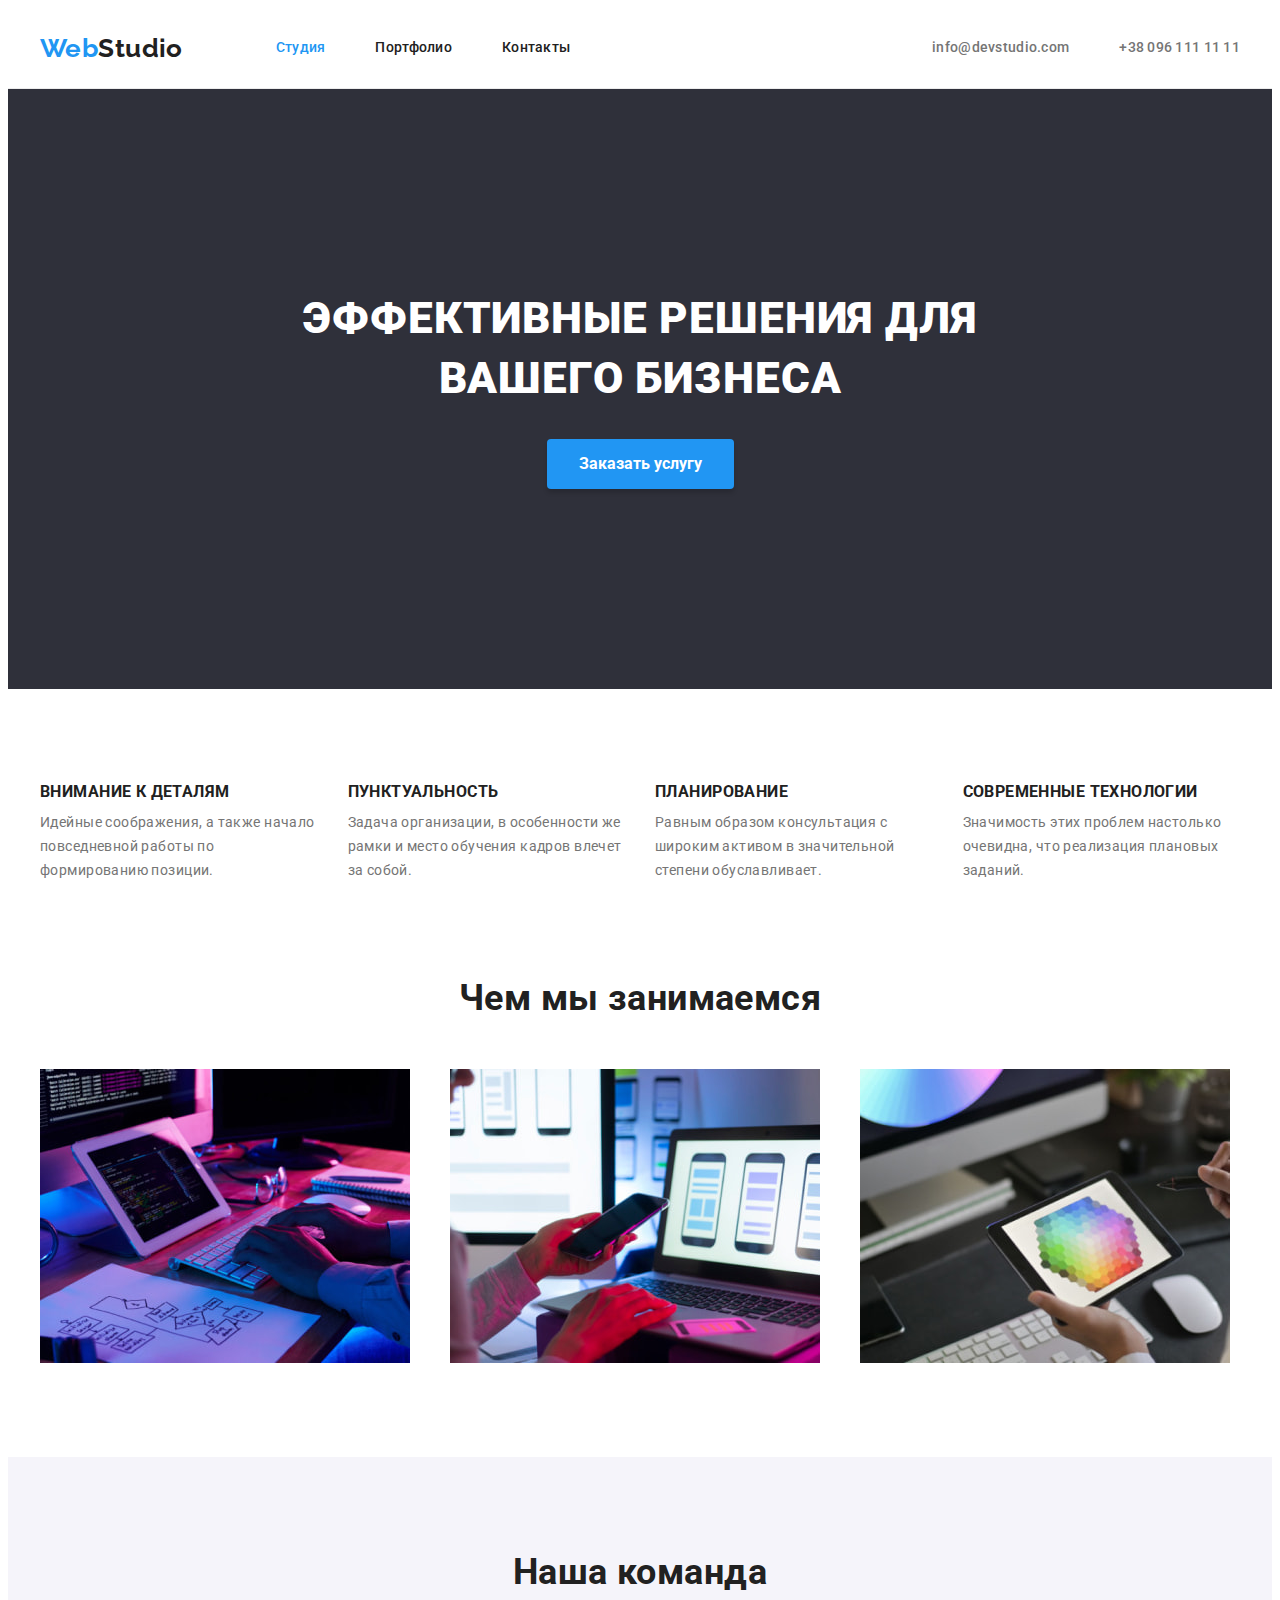
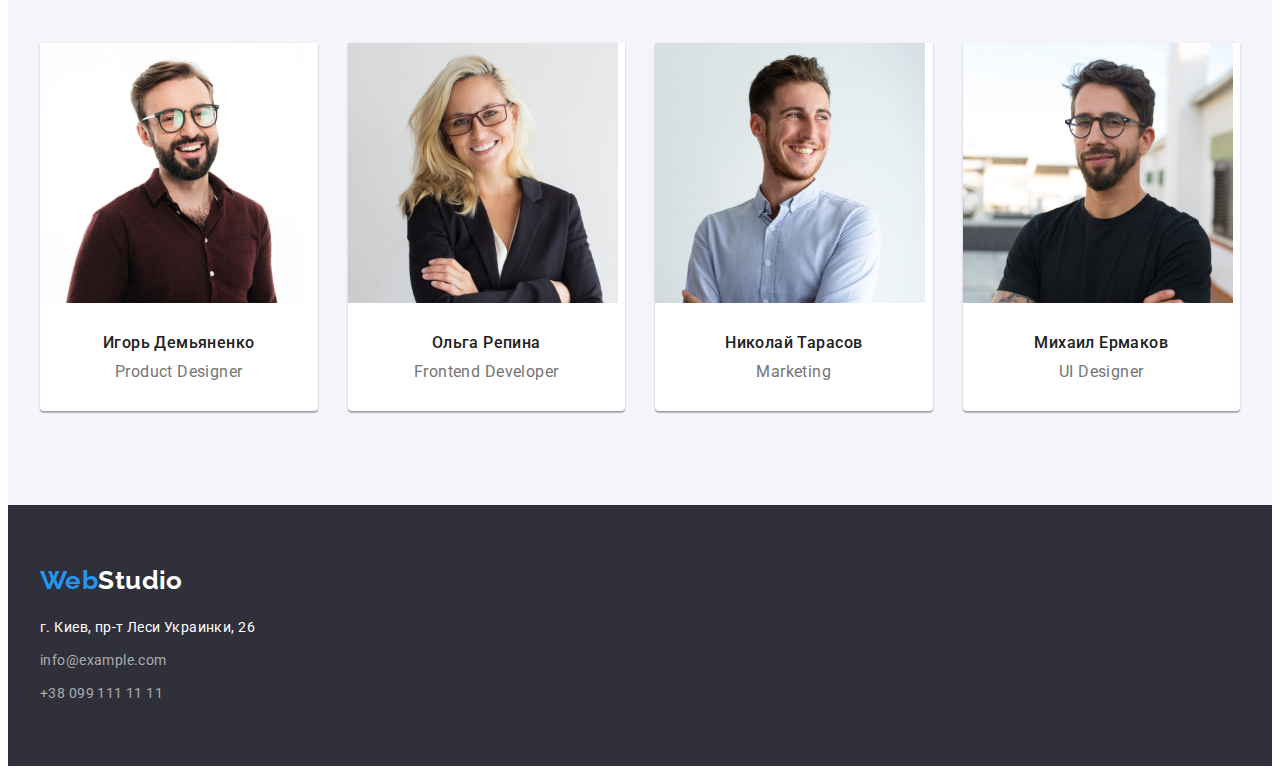
<file: index.html>
<!DOCTYPE html>
<html lang="ru">

<head>
    <meta charset="UTF-8">
    <meta http-equiv="X-UA-Compatible" content="IE=edge">
    <meta name="viewport" content="width=device-width, initial-scale=1.0">
    <title>Web Studio</title>
    <link rel="stylesheet" href="https://cdnjs.cloudflare.com/ajax/libs/modern-normalize/1.1.0/modern-normalize.min.css"
        integrity="sha512-wpPYUAdjBVSE4KJnH1VR1HeZfpl1ub8YT/NKx4PuQ5NmX2tKuGu6U/JRp5y+Y8XG2tV+wKQpNHVUX03MfMFn9Q=="
        crossorigin="anonymous" referrerpolicy="no-referrer" />
    <link rel="preconnect" href="https://fonts.gstatic.com">
    <link href="https://fonts.googleapis.com/css2?family=Raleway:wght@700&family=Roboto:wght@400;500;700;900&display=swap"
        rel="stylesheet">
    <link rel="stylesheet" href="./css/styles.css">
</head>

<body>

    <header class="header">
        <div class="conteiner header-conteiner">
            <nav class="navigation">
                <a href="./index.html" lang="en" class="link-logo link"><span class="logo">Web</span>Studio</a>
                <ul class="nav-list list">
                    <li class="nav-item"><a href="./index.html" class="nav-link active link">Студия</a></li>
                    <li class="nav-item"><a href="./portfolio.html" class="nav-link link">Портфолио</a></li>
                    <li class="nav-item"><a href="" class="nav-link link">Контакты</a></li>
                </ul>
            </nav>
            <ul class="list-contact list">
                <li class="contact-item">
                    <a href="mailto:info@devstudio.com" class="link-contact link">info@devstudio.com</a>
                </li>
                <li class="contact-item">
                    <a href="tel:+380961111111" class="link-contact link">+38 096 111 11 11</a>
                </li>
            </ul>
        </div>
    </header>

    <main>

        <!--HERO-->
        <section class="hero">
            <div class="conteiner">
                <h1 class="hero-title">
                        Эффективные решения для вашего бизнеса
                </h1>
                <button type="button" class="hero-btn button">Заказать услугу</button>
            </div>
        </section>

        <!--FEATURE-->
        <section class="feature-section section">
            <div class="conteiner">
                <h2 hidden>Особенности</h2>
                <ul class="list feature-list">
                    <li class="feature-list-item">
                        <h3 class="feature-subtitle">Внимание к деталям</h3>
                        <p class="feature-text">Идейные соображения, а также начало повседневной работы по формированию позиции.</p>
                    </li>
                    <li class="feature-list-item">
                        <h3 class="feature-subtitle">Пунктуальность</h3>
                        <p class="feature-text">Задача организации, в особенности же рамки и место обучения кадров влечет за собой.</p>
                    </li>
                    <li class="feature-list-item">
                        <h3 class="feature-subtitle">Планирование</h3>
                        <p class="feature-text">Равным образом консультация с широким активом в значительной степени обуславливает.</p>
                    </li>
                    <li class="feature-list-item">
                        <h3 class="feature-subtitle">Современные технологии</h3>
                        <p class="feature-text">Значимость этих проблем настолько очевидна, что реализация плановых заданий.</p>
                    </li>
                </ul>
            </div>
        </section>

        <!--PROJECT-->
        <section class="project-section section">
            <div class="conteiner">
                <h2 class="project-title">Чем мы занимаемся</h2>
                <ul class="list project-list">
                    <li class="project-list-item">
                        <img src="./images/project/project1.jpg" alt="Робота команды на ПК" width="370" height="294"
                            class="project-image">
                    </li>
                    <li class="project-list-item">
                        <img src="./images/project/project2.jpg" alt="Робота команды с телефоном" width="370" height="294"
                            class="project-image">
                    </li>
                    <li class="project-list-item">
                        <img src="./images/project/project3.jpg" alt="Робота команды на планшете" width="370" height="294"
                            class="project-image">
                    </li>
                </ul>
            </div>
        </section>

        <!--TEAM-->
        <section class="team-section section">
            <div class="conteiner">
                <h2 class="team-title">Наша команда</h2>
                <ul class="list team-list">
                    <li class="team-list-item">
                        <img src="./images/team/igor-demyanenko.jpg" alt="Игорь Демьяненко" width="270" height="260" class="team-pic">
                        <div class="description-team">
                            <h3 class="team-subtitle text">Игорь Демьяненко</h3>
                            <p class="team-desc text" lang="en">Product Designer</p>
                        </div>
                    </li>
                    <li class="team-list-item">
                        <img src="./images/team/olga-repina.jpg" alt="Ольга Репина" width="270" height="260" class="team-pic">
                        <div class="description-team">
                            <h3 class="team-subtitle text">Ольга Репина</h3>
                            <p class="team-desc text" lang="en">Frontend Developer</p>
                        </div>
                    </li>
                    <li class="team-list-item">
                        <img src="./images/team/nikolay-tarasov.jpg" alt="Николай Тарасов" width="270" height="260" class="team-pic">
                            <div class="description-team">
                            <h3 class="team-subtitle text">Николай Тарасов</h3>
                            <p class="team-desc text" lang="en">Marketing</p>
                        </div>
                    </li>
                    <li class="team-list-item">
                        <img src="./images/team/mikhail-ermakov.jpg" alt="Михаил Ермаков" width="270" height="260" class="team-pic">
                        <div class="description-team">
                            <h3 class="team-subtitle text">Михаил Ермаков</h3>
                            <p class="team-desc text" lang="en">UI Designer</p>
                        </div>
                    </li>
                </ul>
            </div>
        </section>

    </main>

    <footer class="footer">
        <div class="conteiner">
            <a href="./index.html" lang="en" class="link-logo link logo-footer"><span class="logo">Web</span>Studio</a>
            <address>
                <ul class="list contact-blok">
                    <li class="contact-blok-item">
                        <a href="https://goo.gl/maps/mt1eh2ypVDNNx72d9" target="_blank" rel="noopener noreferrer"
                            class="link contact-blok-link adress">г. Киев, пр-т Леси Украинки, 26</a>
                    </li>
                    <li class="contact-blok-item">
                        <a href="mailto:info@example.com" class="link contact-blok-link">info@example.com</a>
                    </li>
                    <li class="contact-blok-item">
                        <a href="tel:+380991111111" class="link contact-blok-link">+38 099 111 11 11</a>
                    </li>
                </ul>
            </address>
        </div>
    </footer>
    
</body>
</html>
</file>
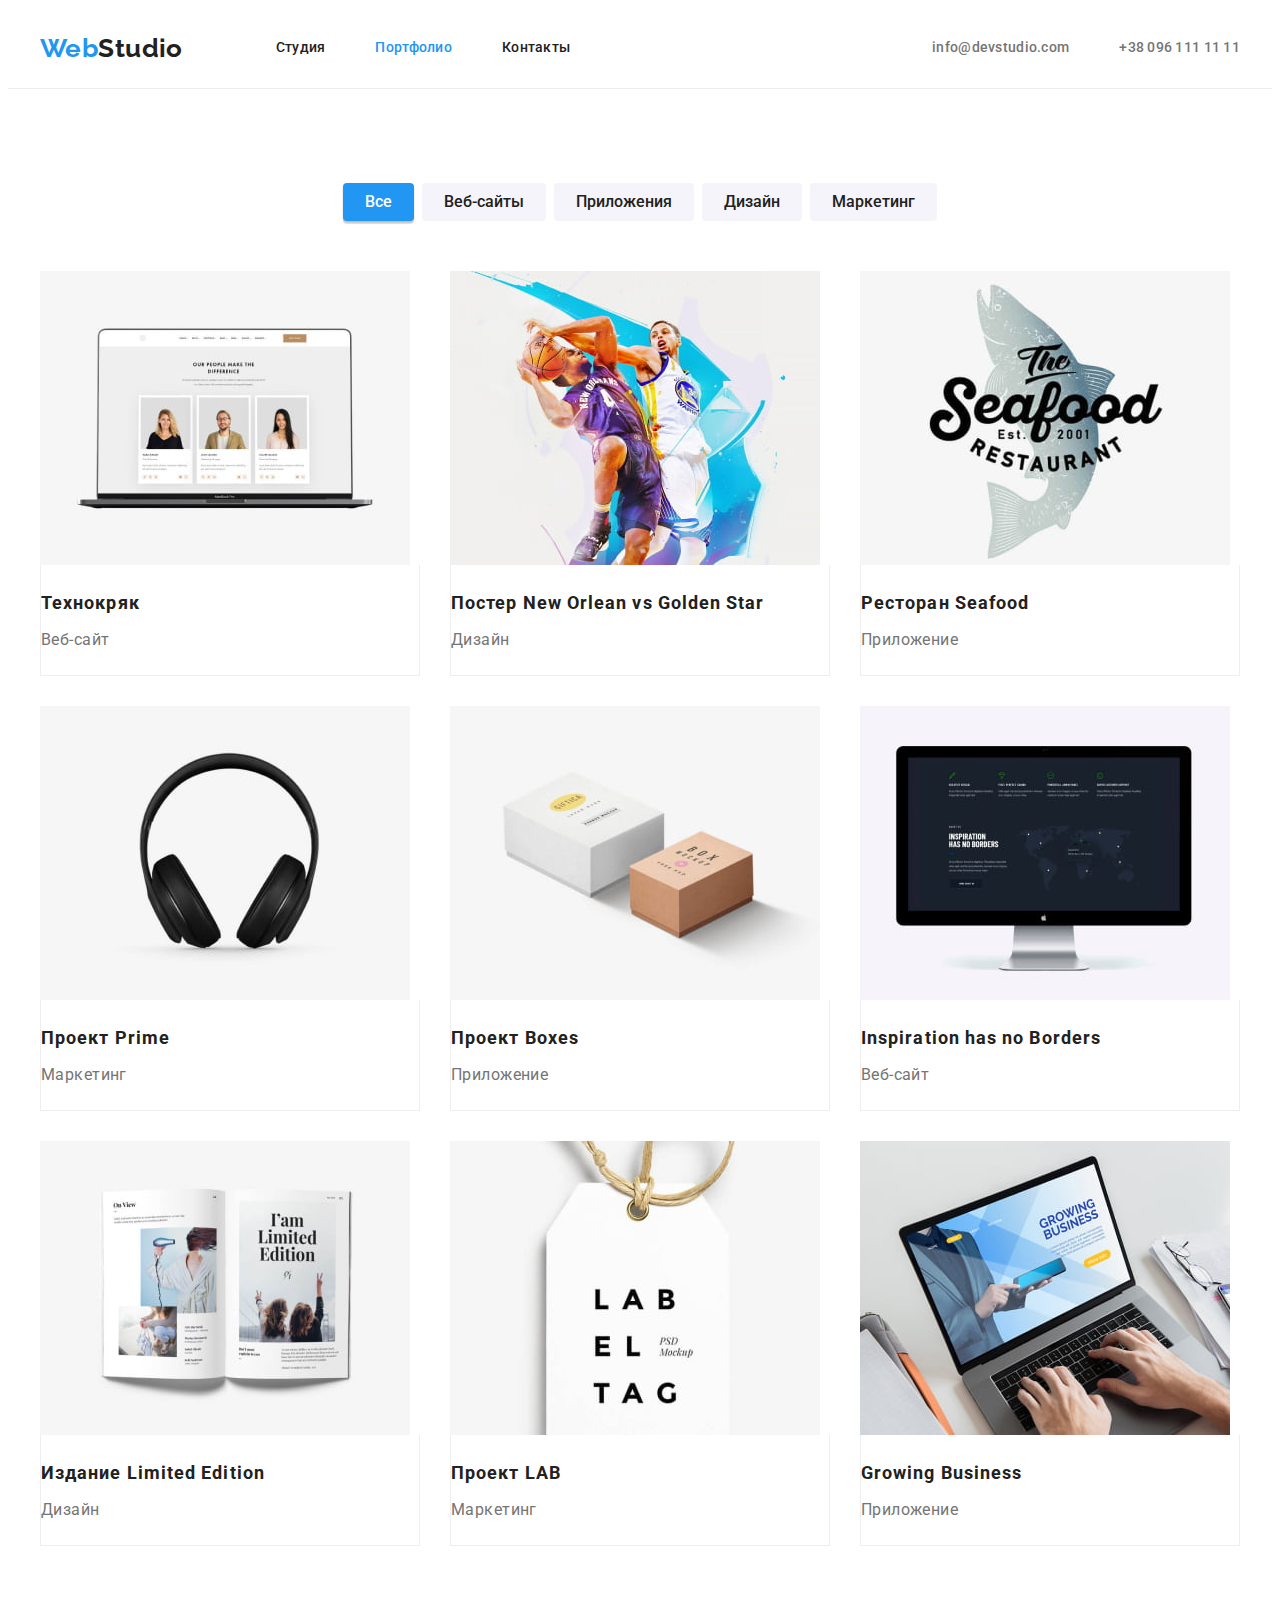
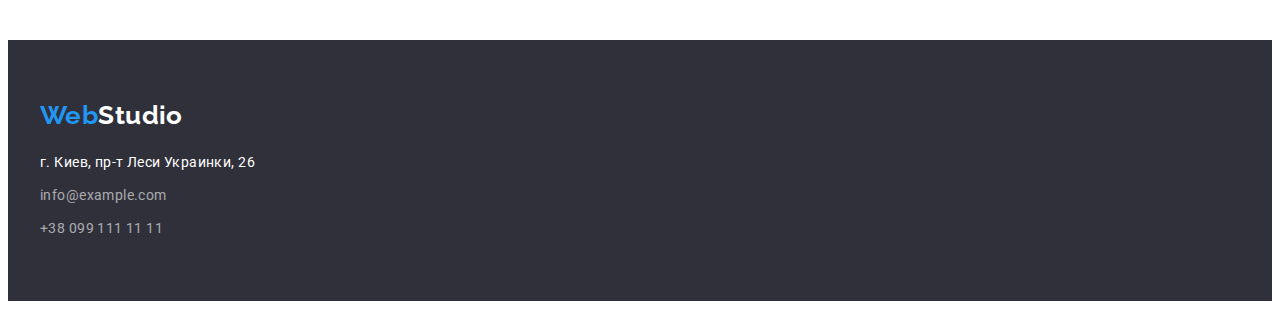
<file: portfolio.html>
<!DOCTYPE html>
<html lang="ru">

<head>
    <meta charset="UTF-8">
    <meta http-equiv="X-UA-Compatible" content="IE=edge">
    <meta name="viewport" content="width=device-width, initial-scale=1.0">
    <title>Портфолио</title>
    <link rel="stylesheet" href="https://cdnjs.cloudflare.com/ajax/libs/modern-normalize/1.1.0/modern-normalize.min.css"
        integrity="sha512-wpPYUAdjBVSE4KJnH1VR1HeZfpl1ub8YT/NKx4PuQ5NmX2tKuGu6U/JRp5y+Y8XG2tV+wKQpNHVUX03MfMFn9Q=="
        crossorigin="anonymous" referrerpolicy="no-referrer" />
    <link rel="preconnect" href="https://fonts.gstatic.com">
    <link
        href="https://fonts.googleapis.com/css2?family=Raleway:wght@700&family=Roboto:wght@400;500;700;900&display=swap"
        rel="stylesheet">
    <link rel="stylesheet" href="./css/styles.css">
</head>

<body>
    <header class="header">
        <div class="conteiner header-conteiner">
            <nav class="navigation">
                <a href="./index.html" lang="en" class="link-logo link"><span class="logo">Web</span>Studio</a>
                <ul class="nav-list list">
                    <li class="nav-item"><a href="./index.html" class="nav-link link">Студия</a></li>
                    <li class="nav-item"><a href="./portfolio.html" class="nav-link active link">Портфолио</a></li>
                    <li class="nav-item"><a href="" class="nav-link link">Контакты</a></li>
                </ul>
            </nav>
            <ul class="list-contact list">
                <li class="contact-item">
                    <a href="mailto:info@devstudio.com" class="link-contact link">info@devstudio.com</a>
                </li>
                <li class="contact-item">
                    <a href="tel:+380961111111" class="link-contact link">+38 096 111 11 11</a>
                </li>
            </ul>
        </div>
    </header>

    <main>
        <div class="conteiner section">
            <h1 hidden>Портфолио</h1>
            <!--Filters-->
            <section class="portfolio-section">
                <h2 hidden>Фильтер</h2>
                <ul class="list filter-list">
                    <li class="filter-list-item">
                        <button type="button" class="filter-btn button current-btn">Все</button>
                    </li>
                    <li class="filter-list-item">
                        <button type="button" class="filter-btn button">Веб-сайты</button>
                    </li>
                    <li class="filter-list-item">
                        <button type="button" class="filter-btn button">Приложения</button>
                    </li>
                    <li class="filter-list-item">
                        <button type="button" class="filter-btn button">Дизайн</button>
                    </li>
                    <li class="filter-list-item">
                        <button type="button" class="filter-btn button">Маркетинг</button>
                    </li>
                </ul>
            
                <!--Gallery-->
                <h2 hidden>Галерея портфолио</h2>
                <ul class="list gallery-list">
                    <li class="gallery-list-item">
                        <a href="" class="gallery-link link">
                            <img src="./images/portfolio/tehno.jpg" alt="Ноутбук с веб-страницей технокряк" width="370"
                                height="294">
                        <div class="description">
                            <h3 class="gallery-subtitle">Технокряк</h3>
                            <p class="gallery-desc">Веб-сайт</p>
                        </div>
                        </a>
                    </li>
                    <li class="gallery-list-item">
                        <a href="" class="gallery-link link">
                            <img src="./images/portfolio/poster.jpg" alt="Двое баскетболистов играют в мяч" width="370"
                                height="294">
                        <div class="description">
                            <h3 class="gallery-subtitle">Постер New Orlean vs Golden Star</h3>
                            <p class="gallery-desc">Дизайн</p>
                        </div>
                        </a>
                    </li>
                    <li class="gallery-list-item">
                        <a href="" class="gallery-link link">
                            <img src="./images/portfolio/seafood.jpg" alt="Логотип ресторана Seafood" width="370" height="294">
                        <div class="description">
                                <h3 class="gallery-subtitle">Ресторан Seafood</h3>
                                <p class="gallery-desc">Приложение</p>
                        </div>
                        </a>
                    </li>
                    <li class="gallery-list-item">
                        <a href="" class="gallery-link link">
                            <img src="./images/portfolio/prime.jpg" alt="Черные наушники" width="370" height="294">
                        <div class="description">
                                <h3 class="gallery-subtitle">Проект Prime</h3>
                                <p class="gallery-desc">Маркетинг</p>
                        </div>
                        </a>
                    </li>
                    <li class="gallery-list-item">
                        <a href="" class="gallery-link link">
                            <img src="./images/portfolio/boxes.jpg" alt="Две коробки" width="370" height="294">
                        <div class="description">
                                <h3 class="gallery-subtitle">Проект Boxes</h3>
                                <p class="gallery-desc">Приложение</p>
                        </div>
                        </a>
                    </li>
                    <li class="gallery-list-item">
                        <a href="" class="gallery-link link">
                            <img src="./images/portfolio/inspiration-borders.jpg" alt="Монитор с изображением веб-сайта" width="370"
                                height="294">
                        <div class="description">
                                <h3 class="gallery-subtitle" lang="en">Inspiration has no Borders</h3>
                                <p class="gallery-desc">Веб-сайт</p>
                        </div>
                        </a>
                    </li>
                    <li class="gallery-list-item">
                        <a href="" class="gallery-link link">
                            <img src="./images/portfolio/edition-limited.jpg" alt="Журнал" width="370" height="294">
                        <div class="description">
                                <h3 class="gallery-subtitle">Издание Limited Edition</h3>
                                <p class="gallery-desc">Дизайн</p>
                        </div>
                        </a>
                    </li>
                    <li class="gallery-list-item">
                        <a href="" class="gallery-link link">
                            <img src="./images/portfolio/lab.jpg" alt="Логотип компании LAB" width="370" height="294">
                        <div class="description">
                                <h3 class="gallery-subtitle">Проект LAB</h3>
                                <p class="gallery-desc">Маркетинг</p>
                        </div>
                        </a>
                    </li>
                    <li class="gallery-list-item">
                        <a href="" class="gallery-link link">
                            <img src="./images/portfolio/growing-business.jpg"
                                alt="Ноутбук с изображением приложения компании Growing Business" width="370" height="294">
                        <div class="description">
                                <h3 class="gallery-subtitle" lang="en">Growing Business</h3>
                                <p class="gallery-desc">Приложение</p>
                        </div>
                        </a>
                    </li>
                </ul>
            </section>
        </div>
    </main>

    <footer class="footer">
        <div class="conteiner">
            <a href="./index.html" lang="en" class="link-logo link logo-footer"><span class="logo">Web</span>Studio</a>
            <address>
                <ul class="list contact-blok">
                    <li class="contact-blok-item">
                        <a href="https://goo.gl/maps/mt1eh2ypVDNNx72d9" target="_blank" rel="noopener noreferrer"
                            class="link contact-blok-link adress">г. Киев, пр-т Леси Украинки, 26</a>
                    </li>
                    <li class="contact-blok-item">
                        <a href="mailto:info@example.com" class="link contact-blok-link">info@example.com</a>
                    </li>
                    <li class="contact-blok-item">
                        <a href="tel:+380991111111" class="link contact-blok-link">+38 099 111 11 11</a>
                    </li>
                </ul>
            </address>
        </div>
    </footer>

</body>

</html>
</file>
<file: css/styles.css>
:root {
  --accent-color: #2196f3;
  --accent-background: #2f303a;
  --secondary-background: #f5f4fa;
  --button-color: #188ce8;
  --text-color: #212121;
  --secondary-text-color: #757575;
  --accessary-color: #ffffff;
  --main-font: 'Roboto', sans-serif;
  --secondary-font: 'Raleway', sans-serif;
  --box-shadow-main: 0px 4px 4px rgba(0, 0, 0, 0.15);
  --box-shadow-filter: 0px 3px 1px rgba(0, 0, 0, 0.1), 0px 1px 2px rgba(0, 0, 0, 0.08),
    0px 2px 2px rgba(0, 0, 0, 0.12);
  --box-shadow-card: 0px 1px 3px rgba(0, 0, 0, 0.12), 0px 1px 1px rgba(0, 0, 0, 0.14),
    0px 2px 1px rgba(0, 0, 0, 0.2);
  --set-gap: 30px;
}

/* Стили для обнуления базовых свойств */

h1,
h2,
h3,
h4,
h5,
h6,
p {
  margin-top: 0;
  margin-bottom: 0;
}

ul,
ol {
  list-style: none;
  padding-left: 0;
  margin: 0;
}

img {
  display: block;
  max-width: 100%;
  height: auto;
}

address {
  font-style: inherit;
}

.link {
  text-decoration: none;
  color: inherit;
}

.button {
  border: none;
  background: transparent;
  color: inherit;
  font-family: inherit;
  cursor: pointer;

  font-size: 16px;
  border-radius: 4px;
}

body {
  font-family: var(--main-font);
  color: var(--text-color);
  font-weight: 400;
  font-size: 14px;
  letter-spacing: 0.03em;
}

/* ======COMPONENTS====== */

.conteiner {
  width: 1200px;
  padding-right: 15px;
  padding-left: 15px;
  margin-right: auto;
  margin-left: auto;
}

.section {
  padding-top: 94px;
  padding-bottom: 94px;
}

.feature-list,
.project-list,
.team-list,
.gallery-list {
  display: flex;
  flex-wrap: wrap;
  margin-right: calc(-1 * var(--set-gap));
  margin-bottom: calc(-1 * var(--set-gap));
}

.feature-list-item,
.project-list-item,
.team-list-item,
.gallery-list-item {
  flex-basis: calc(100% / 4 - var(--set-gap));
  margin-right: var(--set-gap);
  margin-bottom: var(--set-gap);
}

.project-title,
.team-title {
  margin-bottom: 50px;

  font-weight: 700;
  font-size: 36px;
  line-height: 1.17;
  text-align: center;
}

/*======HEADER======*/

.header {
  border-bottom: 1px solid #ececec;
}

.header-conteiner,
.navigation {
  display: flex;
  align-items: center;
}

.link-logo {
  margin-right: 93px;

  font-family: var(--secondary-font);
  font-weight: 700;
  font-size: 26px;
  line-height: 1.19;
  color: var(--text-color);
}

.logo {
  color: var(--accent-color);
}

.nav-list {
  display: flex;
}

.nav-item:not(:last-child),
.contact-item:not(:last-child) {
  margin-right: 50px;
}

.nav-link,
.link-contact {
  display: block;
  padding-top: 32px;
  padding-bottom: 32px;

  font-weight: 500;
  line-height: 1.14;
  letter-spacing: 0.02em;
}

.nav-link {
  color: var(--text-color);
}

.nav-link:hover,
.nav-link:focus,
.link-contact:hover,
.link-contact:focus,
.nav-link.active {
  color: var(--accent-color);
}

.list-contact {
  display: flex;
  margin-left: auto;
}

.link-contact {
  color: var(--secondary-text-color);
}

/*======HERO======*/

.hero {
  padding: 200px 0;
  background-color: var(--accent-background);
  text-align: center;
  letter-spacing: 0.06em;
}

.hero .conteiner {
  max-width: 696px;
}

.hero-title {
  margin-bottom: var(--set-gap);

  font-weight: 900;
  font-size: 44px;
  line-height: 1.36;
  text-transform: uppercase;
  color: var(--accessary-color);
}

.hero-btn {
  padding: 10px 32px;

  font-family: var(--main-font);
  font-weight: 700;
  line-height: 1.88;
  color: var(--accessary-color);

  background-color: var(--accent-color);
  box-shadow: var(--box-shadow-main);
}

.hero-btn:hover,
.hero-btn:focus {
  background-color: var(--button-color);
}

/* ======FEATURE====== */

.feature-subtitle {
  margin-bottom: 10px;

  font-weight: 700;
  line-height: 1.14;
  text-transform: uppercase;
}

.feature-text {
  line-height: 1.71;
  color: var(--secondary-text-color);
}

/* ======PROJECT====== */

.project-section {
  padding-top: 0;
}

.project-list-item {
  flex-basis: calc(100% / 3 - var(--set-gap));
}

/* ======TEAM====== */
.team-section {
  background: var(--secondary-background);
}

.team-list-item {
  background: var(--accessary-color);
  box-shadow: var(--box-shadow-card);
  border-radius: 0px 0px 4px 4px;
}

.description-team {
  padding: 30px 0px;
}

.text {
  font-size: 16px;
  line-height: 1.19;
  text-align: center;
}

.team-subtitle {
  margin-bottom: 10px;

  font-weight: 500;
}

.team-desc {
  color: var(--secondary-text-color);
}

/* ======FOOTER====== */
.footer {
  background: var(--accent-background);
  padding-top: 60px;
  padding-bottom: 60px;
}

.footer > .conteiner {
}

.logo-footer {
  display: block;
  margin-bottom: 20px;

  color: var(--accessary-color);
}

.contact-blok-item:not(:last-child) {
  margin-bottom: 9px;
}

.contact-blok-link {
  line-height: 1.71;
  color: rgba(255, 255, 255, 0.6);
}

.contact-blok-link.adress {
  color: var(--accessary-color);
}

.contact-blok-link:hover,
.contact-blok-link:focus {
  color: var(--accessary-color);
}

/* ==========PORTFOLIO========== */

/* ======FILTERS====== */

.filter-list {
  display: flex;
  justify-content: center;
  margin-bottom: 50px;
}

.filter-list-item:not(:last-child) {
  margin-right: 8px;
}

.filter-btn {
  padding: 6px 22px;

  background: var(--secondary-background);
  font-family: var(--main-font);
  font-weight: 500;
  line-height: 1.63;
  text-align: center;
  color: var(--text-color);
}

.current-btn,
.filter-btn:focus,
.filter-btn:hover {
  color: var(--accessary-color);
  background-color: var(--accent-color);
  box-shadow: var(--box-shadow-filter);
}
/* ======GALLERY====== */

.gallery-list-item {
  flex-basis: calc(100% / 3 - var(--set-gap));
}

.gallery-subtitle {
  margin-bottom: 4px;
  font-weight: 700;
  font-size: 18px;
  line-height: 2;
  letter-spacing: 0.06em;
  color: var(--text-color);
}

.gallery-desc {
  font-size: 16px;
  line-height: 1.88;
  color: var(--secondary-text-color);
}

.description {
  padding: 20px 0px;
  background: var(--accessary-color);
  border-right: 1px solid #eeeeee;
  border-bottom: 1px solid #eeeeee;
  border-left: 1px solid #eeeeee;
}
</file>
